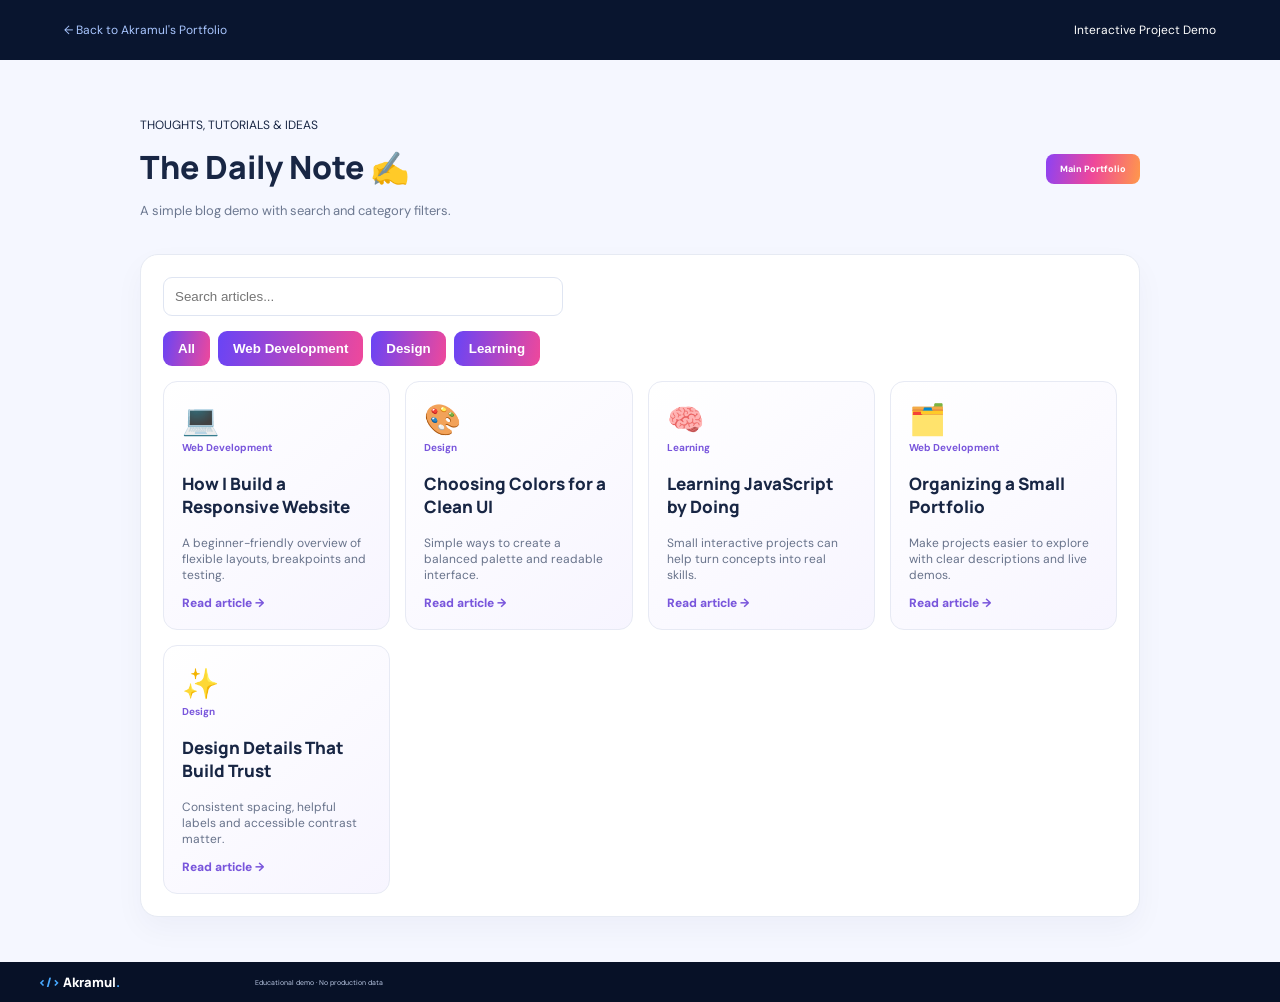
<file: projects/blog/index.html>
<!doctype html><html lang="en"><head><meta charset="utf-8"><meta name="viewport" content="width=device-width,initial-scale=1"><title>The Daily Note | Akramul Hoque Demo</title><link rel="stylesheet" href="../../style.css"><style>
body{background:#f5f7ff}.demo-head{background:#09152f;color:white;padding:22px 5%}.demo-head .wrap{display:flex;justify-content:space-between;align-items:center;gap:18px}.demo-head a{color:#a9c6ff}.demo-main{width:min(1000px,92%);margin:45px auto;min-height:55vh}.demo-card{background:#fff;border:1px solid #e6eaf3;border-radius:18px;padding:22px;box-shadow:0 12px 30px #17244b0a}.demo-title{display:flex;justify-content:space-between;align-items:center;gap:18px;flex-wrap:wrap;margin-bottom:22px}.demo-title h1{font:800 32px Manrope;margin:0}.muted{color:#6c7890;font-size:13px}.demo-btn{border:0;border-radius:9px;background:linear-gradient(100deg,#6844f6,#ef489b);color:white;padding:10px 15px;font-weight:700;cursor:pointer}input,select,textarea{border:1px solid #dfe5f2;border-radius:9px;padding:11px;min-width:0}.article{border:1px solid #e7eaf4;border-radius:14px;padding:18px;background:linear-gradient(140deg,#fff,#f7f5ff)}.article .emoji{font-size:30px}.article small{color:#7956dc;font-weight:700}.article h3{font:800 17px Manrope}.article p{font-size:12px;color:#68738b}</style></head><body><header class="demo-head"><div class="wrap"><a href="../../index.html">← Back to Akramul's Portfolio</a><span>Interactive Project Demo</span></div></header><main class="demo-main"><div class="demo-title"><div><p class="kicker">THOUGHTS, TUTORIALS & IDEAS</p><h1>The Daily Note ✍️</h1><p class="muted">A simple blog demo with search and category filters.</p></div><a class="btn" href="../../index.html">Main Portfolio</a></div><div class="demo-card"><input id="blogSearch" placeholder="Search articles..." style="width:min(100%,400px)"><div style="display:flex;gap:8px;flex-wrap:wrap;margin:15px 0"><button class="demo-btn" data-cat="All">All</button><button class="demo-btn" data-cat="Web Development">Web Development</button><button class="demo-btn" data-cat="Design">Design</button><button class="demo-btn" data-cat="Learning">Learning</button></div><div id="articles" style="display:grid;grid-template-columns:repeat(auto-fit,minmax(220px,1fr));gap:15px"></div></div></main><footer class="footer"><a class="brand" href="../../index.html"><span class="code-mark">&lt;/&gt;</span> Akramul<span class="grad">.</span></a><small>Educational demo · No production data</small></footer><script>const articles=[{title:'How I Build a Responsive Website',cat:'Web Development',emoji:'💻',desc:'A beginner-friendly overview of flexible layouts, breakpoints and testing.'},{title:'Choosing Colors for a Clean UI',cat:'Design',emoji:'🎨',desc:'Simple ways to create a balanced palette and readable interface.'},{title:'Learning JavaScript by Doing',cat:'Learning',emoji:'🧠',desc:'Small interactive projects can help turn concepts into real skills.'},{title:'Organizing a Small Portfolio',cat:'Web Development',emoji:'🗂️',desc:'Make projects easier to explore with clear descriptions and live demos.'},{title:'Design Details That Build Trust',cat:'Design',emoji:'✨',desc:'Consistent spacing, helpful labels and accessible contrast matter.'}];let cat='All';function render(){let q=document.querySelector('#blogSearch').value.toLowerCase();let list=articles.filter(a=>(cat==='All'||a.cat===cat)&&(a.title+' '+a.desc+' '+a.cat).toLowerCase().includes(q));document.querySelector('#articles').innerHTML=list.map(a=>`<article class="article"><div class="emoji">${a.emoji}</div><small>${a.cat}</small><h3>${a.title}</h3><p>${a.desc}</p><a href="#" onclick="alert('This is sample blog content for the portfolio demo.');return false" style="font-weight:800;font-size:12px;color:#7956dc">Read article →</a></article>`).join('')||'<p>No articles match your search.</p>'}document.querySelector('#blogSearch').addEventListener('input',render);document.querySelectorAll('[data-cat]').forEach(b=>b.onclick=()=>{cat=b.dataset.cat;render()});render();</script></body></html>
</file>
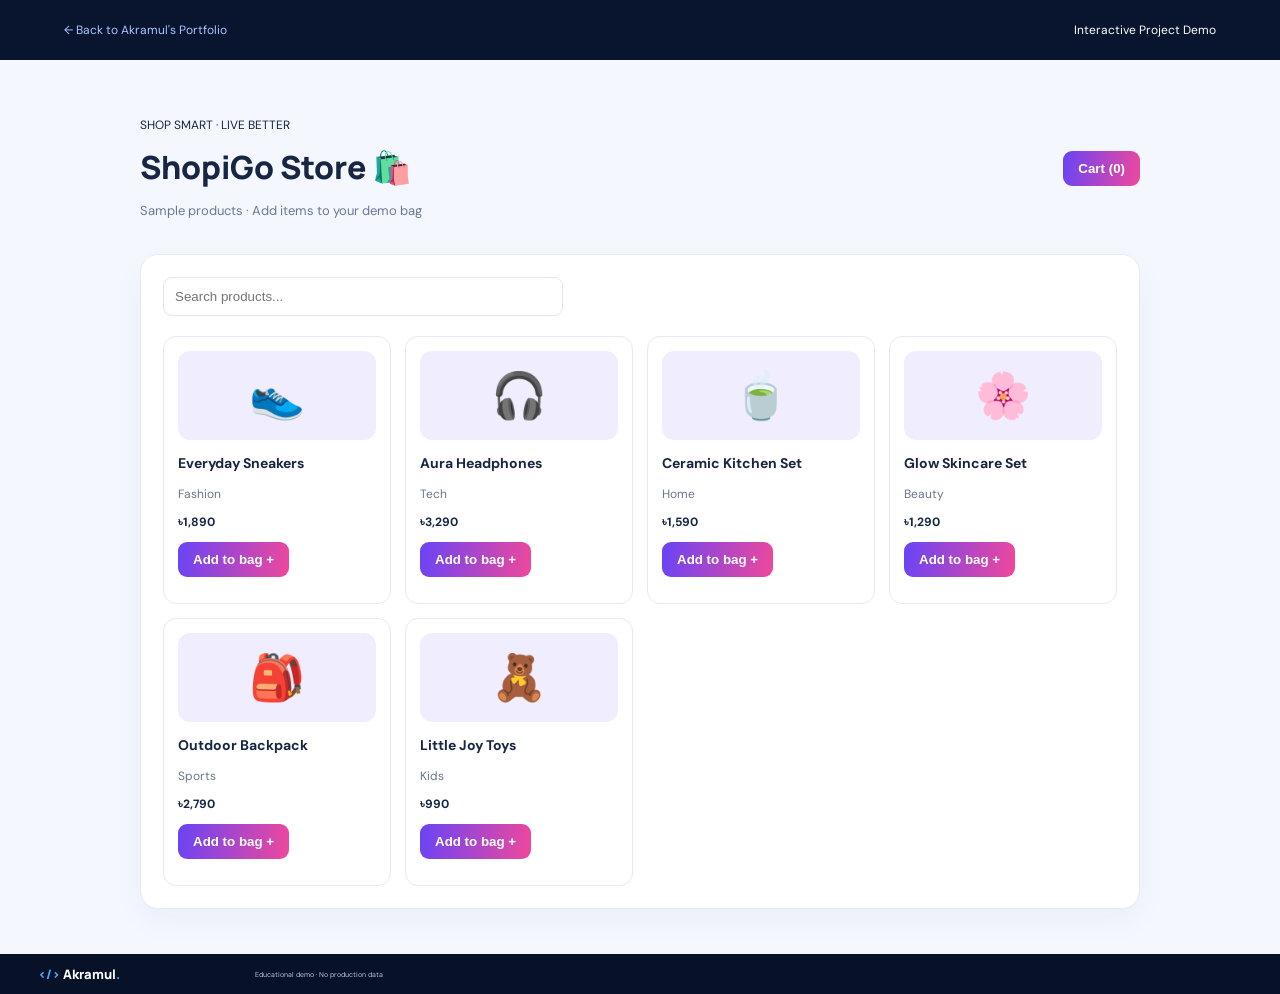
<file: projects/ecommerce/index.html>
<!doctype html><html lang="en"><head><meta charset="utf-8"><meta name="viewport" content="width=device-width,initial-scale=1"><title>ShopiGo E-commerce | Akramul Hoque Demo</title><link rel="stylesheet" href="../../style.css"><style>
body{background:#f5f7ff}.demo-head{background:#09152f;color:white;padding:22px 5%}.demo-head .wrap{display:flex;justify-content:space-between;align-items:center;gap:18px}.demo-head a{color:#a9c6ff}.demo-main{width:min(1000px,92%);margin:45px auto;min-height:55vh}.demo-card{background:#fff;border:1px solid #e6eaf3;border-radius:18px;padding:22px;box-shadow:0 12px 30px #17244b0a}.demo-title{display:flex;justify-content:space-between;align-items:center;gap:18px;flex-wrap:wrap;margin-bottom:22px}.demo-title h1{font:800 32px Manrope;margin:0}.muted{color:#6c7890;font-size:13px}.demo-btn{border:0;border-radius:9px;background:linear-gradient(100deg,#6844f6,#ef489b);color:white;padding:10px 15px;font-weight:700;cursor:pointer}input,select,textarea{border:1px solid #dfe5f2;border-radius:9px;padding:11px;min-width:0}.pitem{border:1px solid #e5e9f5;border-radius:13px;padding:14px;background:#fff}.pemoji{font-size:45px;background:#f0edff;border-radius:12px;text-align:center;padding:15px}.pitem h3{font-size:14px}.pitem p{font-size:12px;color:#69758c}</style></head><body><header class="demo-head"><div class="wrap"><a href="../../index.html">← Back to Akramul's Portfolio</a><span>Interactive Project Demo</span></div></header><main class="demo-main"><div class="demo-title"><div><p class="kicker">SHOP SMART · LIVE BETTER</p><h1>ShopiGo Store 🛍️</h1><p class="muted">Sample products · Add items to your demo bag</p></div><button class="demo-btn" id="showCart">Cart (<span id="count">0</span>)</button></div><div class="demo-card"><input id="search" placeholder="Search products..." style="width:min(100%,400px)"><div id="products" style="display:grid;grid-template-columns:repeat(auto-fit,minmax(190px,1fr));gap:14px;margin-top:20px"></div></div><div class="demo-card" id="cartBox" style="margin-top:20px;display:none"><h2>Your demo bag</h2><div id="cartList"></div><b id="total"></b><p class="muted">No real payment is processed.</p></div></main><footer class="footer"><a class="brand" href="../../index.html"><span class="code-mark">&lt;/&gt;</span> Akramul<span class="grad">.</span></a><small>Educational demo · No production data</small></footer><script>const data=[['Everyday Sneakers','Fashion','👟',1890],['Aura Headphones','Tech','🎧',3290],['Ceramic Kitchen Set','Home','🍵',1590],['Glow Skincare Set','Beauty','🌸',1290],['Outdoor Backpack','Sports','🎒',2790],['Little Joy Toys','Kids','🧸',990]];let cart=[];const products=document.querySelector('#products');function render(){let q=document.querySelector('#search').value.toLowerCase();products.innerHTML=data.filter(p=>p[0].toLowerCase().includes(q)||p[1].toLowerCase().includes(q)).map((p,i)=>`<article class="pitem"><div class="pemoji">${p[2]}</div><h3>${p[0]}</h3><p>${p[1]}</p><b>৳${p[3].toLocaleString()}</b><p><button class="demo-btn" onclick="addItem(${data.indexOf(p)})">Add to bag +</button></p></article>`).join('')||'<p>No products found.</p>'}function addItem(i){cart.push(data[i]);document.querySelector('#count').textContent=cart.length;renderCart()}function renderCart(){document.querySelector('#cartList').innerHTML=cart.map(p=>`<p>${p[2]} ${p[0]} — ৳${p[3].toLocaleString()}</p>`).join('')||'Your bag is empty';document.querySelector('#total').textContent='Total: ৳'+cart.reduce((s,p)=>s+p[3],0).toLocaleString()}document.querySelector('#search').addEventListener('input',render);document.querySelector('#showCart').onclick=()=>{let b=document.querySelector('#cartBox');b.style.display=b.style.display==='none'?'block':'none';renderCart()};render();</script></body></html>
</file>
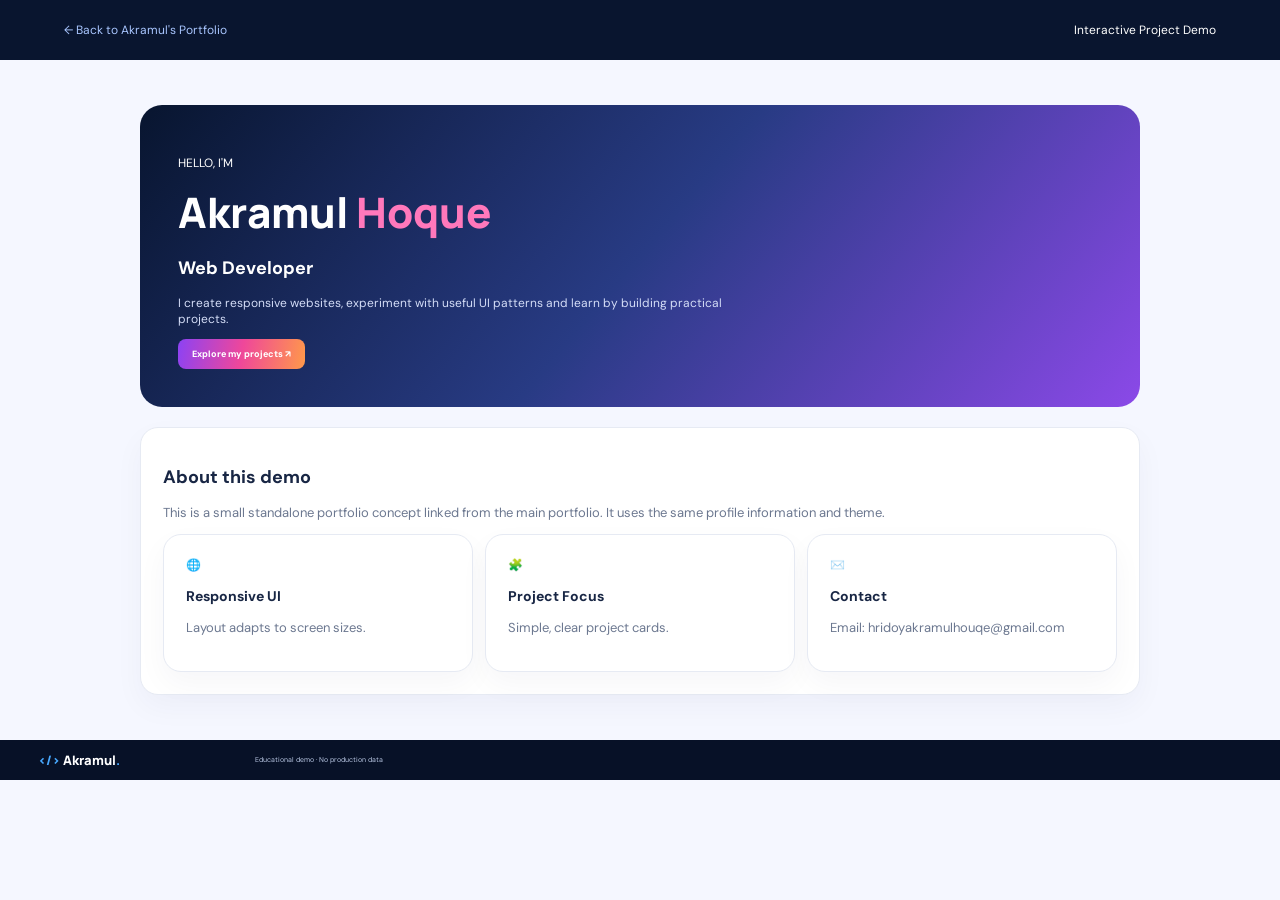
<file: projects/portfolio-demo/index.html>
<!doctype html><html lang="en"><head><meta charset="utf-8"><meta name="viewport" content="width=device-width,initial-scale=1"><title>Portfolio Mini Demo | Akramul Hoque Demo</title><link rel="stylesheet" href="../../style.css"><style>
body{background:#f5f7ff}.demo-head{background:#09152f;color:white;padding:22px 5%}.demo-head .wrap{display:flex;justify-content:space-between;align-items:center;gap:18px}.demo-head a{color:#a9c6ff}.demo-main{width:min(1000px,92%);margin:45px auto;min-height:55vh}.demo-card{background:#fff;border:1px solid #e6eaf3;border-radius:18px;padding:22px;box-shadow:0 12px 30px #17244b0a}.demo-title{display:flex;justify-content:space-between;align-items:center;gap:18px;flex-wrap:wrap;margin-bottom:22px}.demo-title h1{font:800 32px Manrope;margin:0}.muted{color:#6c7890;font-size:13px}.demo-btn{border:0;border-radius:9px;background:linear-gradient(100deg,#6844f6,#ef489b);color:white;padding:10px 15px;font-weight:700;cursor:pointer}input,select,textarea{border:1px solid #dfe5f2;border-radius:9px;padding:11px;min-width:0}</style></head><body><header class="demo-head"><div class="wrap"><a href="../../index.html">← Back to Akramul's Portfolio</a><span>Interactive Project Demo</span></div></header><main class="demo-main"><div style="background:linear-gradient(130deg,#08152f,#283b84,#8b49e8);color:#fff;padding:38px;border-radius:22px"><p class="kicker">HELLO, I'M</p><h1 style="font:800 42px Manrope;margin:0">Akramul <span style="color:#ff78bb">Hoque</span></h1><h2>Web Developer</h2><p style="max-width:560px;color:#d4ddf7">I create responsive websites, experiment with useful UI patterns and learn by building practical projects.</p><a class="btn" href="../../index.html#projects">Explore my projects ↗</a></div><div class="demo-card" style="margin-top:20px"><h2>About this demo</h2><p class="muted">This is a small standalone portfolio concept linked from the main portfolio. It uses the same profile information and theme.</p><div style="display:grid;grid-template-columns:repeat(auto-fit,minmax(160px,1fr));gap:12px"><div class="demo-card">🌐<h3>Responsive UI</h3><p class="muted">Layout adapts to screen sizes.</p></div><div class="demo-card">🧩<h3>Project Focus</h3><p class="muted">Simple, clear project cards.</p></div><div class="demo-card">✉️<h3>Contact</h3><p class="muted">Email: hridoyakramulhouqe@gmail.com</p></div></div></div></main><footer class="footer"><a class="brand" href="../../index.html"><span class="code-mark">&lt;/&gt;</span> Akramul<span class="grad">.</span></a><small>Educational demo · No production data</small></footer><script></script></body></html>
</file>
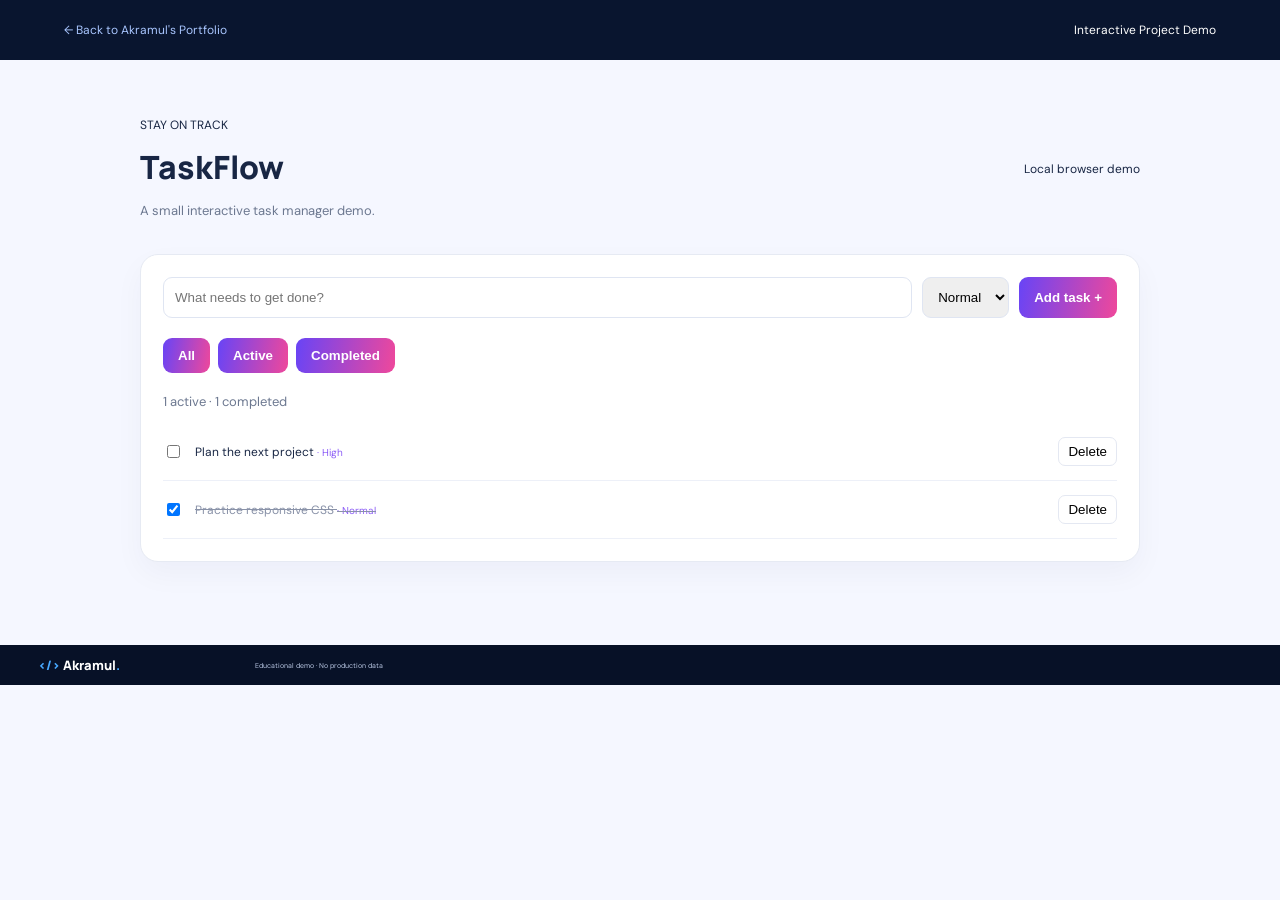
<file: projects/task-manager/index.html>
<!doctype html><html lang="en"><head><meta charset="utf-8"><meta name="viewport" content="width=device-width,initial-scale=1"><title>TaskFlow | Akramul Hoque Demo</title><link rel="stylesheet" href="../../style.css"><style>
body{background:#f5f7ff}.demo-head{background:#09152f;color:white;padding:22px 5%}.demo-head .wrap{display:flex;justify-content:space-between;align-items:center;gap:18px}.demo-head a{color:#a9c6ff}.demo-main{width:min(1000px,92%);margin:45px auto;min-height:55vh}.demo-card{background:#fff;border:1px solid #e6eaf3;border-radius:18px;padding:22px;box-shadow:0 12px 30px #17244b0a}.demo-title{display:flex;justify-content:space-between;align-items:center;gap:18px;flex-wrap:wrap;margin-bottom:22px}.demo-title h1{font:800 32px Manrope;margin:0}.muted{color:#6c7890;font-size:13px}.demo-btn{border:0;border-radius:9px;background:linear-gradient(100deg,#6844f6,#ef489b);color:white;padding:10px 15px;font-weight:700;cursor:pointer}input,select,textarea{border:1px solid #dfe5f2;border-radius:9px;padding:11px;min-width:0}.taskrow{display:flex;align-items:center;gap:12px;padding:14px 0;border-bottom:1px solid #edf0f8}.taskrow span{flex:1}.taskrow.done span{text-decoration:line-through;color:#8992a8}.taskrow button{border:1px solid #e4e8f2;background:#fff;border-radius:7px;padding:6px 9px;cursor:pointer}</style></head><body><header class="demo-head"><div class="wrap"><a href="../../index.html">← Back to Akramul's Portfolio</a><span>Interactive Project Demo</span></div></header><main class="demo-main"><div class="demo-title"><div><p class="kicker">STAY ON TRACK</p><h1>TaskFlow</h1><p class="muted">A small interactive task manager demo.</p></div><span class="pill">Local browser demo</span></div><div class="demo-card"><form id="taskForm" style="display:flex;gap:10px;flex-wrap:wrap"><input id="taskInput" required placeholder="What needs to get done?" style="flex:1"><select id="priority"><option>Normal</option><option>High</option><option>Low</option></select><button class="demo-btn">Add task +</button></form><div style="display:flex;gap:8px;margin:20px 0;flex-wrap:wrap"><button class="demo-btn" data-filter="All">All</button><button class="demo-btn" data-filter="Active">Active</button><button class="demo-btn" data-filter="Done">Completed</button></div><p class="muted" id="taskStats"></p><div id="taskList"></div></div></main><footer class="footer"><a class="brand" href="../../index.html"><span class="code-mark">&lt;/&gt;</span> Akramul<span class="grad">.</span></a><small>Educational demo · No production data</small></footer><script>let tasks=[{text:'Plan the next project',priority:'High',done:false},{text:'Practice responsive CSS',priority:'Normal',done:true}];let filter='All';function render(){let shown=tasks.map((t,i)=>({...t,i})).filter(t=>filter==='All'||(filter==='Done'?t.done:!t.done));document.querySelector('#taskStats').textContent=`${tasks.filter(t=>!t.done).length} active · ${tasks.filter(t=>t.done).length} completed`;document.querySelector('#taskList').innerHTML=shown.map(t=>`<div class="taskrow ${t.done?'done':''}"><input type="checkbox" ${t.done?'checked':''} onchange="toggleTask(${t.i})"><span>${t.text} <small style="color:#8b5cf6">· ${t.priority}</small></span><button onclick="deleteTask(${t.i})">Delete</button></div>`).join('')||'<p class="muted">No tasks in this view.</p>'}function toggleTask(i){tasks[i].done=!tasks[i].done;render()}function deleteTask(i){tasks.splice(i,1);render()}document.querySelector('#taskForm').onsubmit=e=>{e.preventDefault();tasks.unshift({text:document.querySelector('#taskInput').value.trim(),priority:document.querySelector('#priority').value,done:false});document.querySelector('#taskInput').value='';render()};document.querySelectorAll('[data-filter]').forEach(b=>b.onclick=()=>{filter=b.dataset.filter;render()});render();</script></body></html>
</file>
<file: style.css>
@import url('https://fonts.googleapis.com/css2?family=DM+Sans:wght@400;500;600;700;800&family=Manrope:wght@400;500;600;700;800&display=swap');

:root {
    --navy: #08152f;
    --ink: #182644;
    --muted: #64718a;
    --blue: #2879f4;
    --purple: #8b4df3;
    --pink: #f0449b;
    --line: #e7ebf4;
    --pale: #f4f7ff
}

* {
    box-sizing: border-box
}

html {
    scroll-behavior: smooth;
    scroll-padding-top: 70px
}

body {
    margin: 0;
    font-family: 'DM Sans', sans-serif;
    color: var(--ink);
    font-size: 12px
}

a {
    text-decoration: none;
    color: inherit
}

/* Centered Navigation */
.nav {
    height: 42px;
    background: #08152ff7;
    color: white;
    display: flex;
    align-items: center;
    justify-content: space-between;
    padding: 0 max(calc((100% - 770px)/2), 5%);
    gap: 24px;
    position: sticky;
    top: 0;
    z-index: 10;
    border-bottom: 1px solid #ffffff15
}

.brand {
    position: absolute;
    left: 3%;
    font: 800 18px Manrope, sans-serif;
    white-space: nowrap;
}

.brand span {
    color: #48a9ff;
}

.nav nav {
    width: 100%;
    max-width: 950px;
    display: flex;
    justify-content: center;
    align-items: center;
    flex-wrap: wrap;
    gap: 5px 15px;
}

.nav nav a {
    font-size: 11px;
    color: #dce5f9;
    padding: 8px 2px;
    white-space: nowrap;
    border-bottom: 2px solid transparent;
    transition: .25s ease;
}

.nav nav a:hover,
.nav nav a.active {
    border-color: #4ba8ff;
    color: #fff;
}

.download {
    position: absolute;
    right: 3%;
    font-size: 10px;
    font-weight: 800;
    background: linear-gradient(100deg, #8b43f4, #3586ff);
    padding: 9px 13px;
    border-radius: 7px;
    white-space: nowrap;
}

#menu {
    display: none;
    background: none;
    border: 0;
    color: white;
    font-size: 22px;
    cursor: pointer;
} {
    border-color: #4ba8ff;
    color: #fff
}

.download {
    font-size: 9px;
    font-weight: 800;
    background: linear-gradient(100deg, #8b43f4, #3586ff);
    padding: 7px 12px;
    border-radius: 7px;
    white-space: nowrap
}

#menu {
    display: none;
    background: none;
    border: 0;
    color: white;
    font-size: 19px
}

.hero {
    height: 280px;
    background: radial-gradient(ellipse at 75% 60%, #152956, #091630 54%, #071229);
    color: white;
    display: grid;
    grid-template-columns: 1fr 1fr;
    padding: 0 max(calc((100% - 770px)/2), 5%);
    position: relative;
    overflow: hidden
}

.hero:before {
    content: "";
    position: absolute;
    width: 140px;
    height: 230px;
    left: -85px;
    top: 70px;
    border-radius: 50%;
    background: linear-gradient(#1355ff, #cf34c8);
    filter: blur(20px);
    opacity: .6
}

.hero-copy {
    padding-top: 42px;
    position: relative;
    z-index: 2
}

.eyebrow {
    font-size: 10px;
    letter-spacing: 2px;
    color: #76d7ff;
    font-weight: 800
}

.hero h1 {
    font: 800 36px/1.15 Manrope;
    margin: 5px 0 0;
    letter-spacing: -1.5px
}

.hero h1 span {
    background: linear-gradient(90deg, #3a9cff, #a84cff);
    color: transparent;
    background-clip: text
}

.hero h2 {
    font: 800 16px Manrope;
    margin: 3px 0 7px
}

.hero h2:after {
    content: "";
}

.hero-copy>p {
    font-size: 10px;
    line-height: 1.7;
    color: #d4def3;
    max-width: 280px;
    margin: 8px 0 12px
}

.actions {
    display: flex;
    gap: 10px
}

.btn {
    border: 0;
    background: linear-gradient(100deg, #8c42f4, #ef479a, #ff994a);
    color: #fff;
    border-radius: 8px;
    padding: 9px 14px;
    font-size: 9px;
    font-weight: 800;
    cursor: pointer;
    display: inline-flex;
    justify-content: center;
    align-items: center
}

.outline {
    background: transparent;
    border: 1px solid #9eafd0
}

.social {
    display: flex;
    gap: 8px;
    margin-top: 13px
}

.social a {
    display: grid;
    place-items: center;
    width: 20px;
    height: 20px;
    border-radius: 50%;
    background: #ffffff20;
    color: #fff;
    font-size: 10px;
    font-weight: 800
}

.hero-visual {
    position: relative;
    overflow: visible
}

.paint {
    position: absolute;
    left: 23%;
    top: 20px;
    width: 240px;
    height: 235px;
    border-radius: 38% 50% 35% 48%;
    background: linear-gradient(140deg, #05c6f4 5%, #7852ff 48%, #f147a0 72%, #ffb23f);
    transform: rotate(-5deg)
}

.hero-photo {
    position: absolute;
    z-index: 2;
    width: 270px;
    height: 270px;
    object-fit: contain;
    object-position: center bottom;
    bottom: -6px;
    left: 22%;
    filter: drop-shadow(0 7px 10px #0003)
}

.handwriting {
    position: absolute;
    z-index: 3;
    right: -3px;
    top: 78px;
    font: italic 15px cursive;
    line-height: 1.45;
    transform: rotate(-9deg);
    text-shadow: 0 2px 5px #071229
}

.handwriting span {
    color: #ff4e9d
}

.floating {
    position: absolute;
    z-index: 4;
    left: 25%;
    top: 176px;
    font-size: 15px;
    font-weight: 800
}

.spark {
    position: absolute;
    color: #65d8ff;
    font-size: 22px;
    z-index: 4
}

.s1 {
    left: 15%;
    top: 85px
}

.s2 {
    right: 17%;
    bottom: 43px
}

.about {
    min-height: 205px;
    display: grid;
    grid-template-columns: 145px 1fr 220px;
    gap: 22px;
    align-items: center;
    padding: 20px max(calc((100% - 770px)/2), 5%);
    background: #fff
}

.about-pic {
    height: 165px;
    position: relative;
    display: grid;
    place-items: center;
    background: linear-gradient(135deg, #f3f7ff, #fff);
    border-radius: 13px;
    overflow: hidden
}

.pic-bg {
    position: absolute;
    width: 125px;
    height: 145px;
    border-radius: 25px;
    background: linear-gradient(140deg, #2cccf4, #b04cff, #ff8b8c);
    top: 12px
}

.about-pic img {
    position: relative;
    z-index: 1;
    width: 165px;
    height: 165px;
    object-fit: contain;
    object-position: center bottom
}

.about-text h2,
.skills h2,
.projects h2,
.journey h2,
.services h2 {
    font: 800 21px Manrope;
    margin: 0 0 8px;
    letter-spacing: -.5px
}

.about-text h2 span,
.skills h2 span,
.projects h2 span,
.journey h2 span,
.services h2 span {
    background: linear-gradient(90deg, #2879f4, #9b4af2, #ee4b9c);
    color: transparent;
    background-clip: text
}

.about-text>p {
    font-size: 10px;
    line-height: 1.65;
    color: #536079;
    margin: 0 0 7px
}

.facts {
    display: flex;
    gap: 14px;
    margin-top: 15px
}

.facts>div {
    display: flex;
    gap: 7px;
    align-items: center;
    color: #335dbe;
    font-size: 12px
}

.facts span {
    font-size: 8px;
    color: #293854;
    display: flex;
    flex-direction: column;
    overflow-wrap: anywhere
}

.facts small {
    font-size: 8px;
    color: #79849b
}

.highlights {
    border-left: 1px solid #edf0f6;
    padding-left: 22px;
    display: grid;
    gap: 13px
}

.highlight {
    display: flex;
    gap: 10px;
    align-items: flex-start
}

.emoji {
    font-size: 19px
}

.highlight strong,
.highlight small {
    display: block
}

.highlight strong {
    font-size: 10px
}

.highlight small {
    font-size: 8px;
    line-height: 1.5;
    color: #637089
}

.skills {
    min-height: 180px;
    background: #f3f6ff;
    display: grid;
    grid-template-columns: 250px 1fr;
    gap: 28px;
    padding: 20px max(calc((100% - 770px)/2), 5%);
    align-items: center
}

.skill-intro p {
    font-size: 10px;
    color: #56647d;
    line-height: 1.6;
    max-width: 190px;
    margin: 0 0 12px
}

.blue-btn {
    display: inline-block;
    background: #2879f4;
    color: white;
    padding: 8px 14px;
    border-radius: 7px;
    font-size: 9px;
    font-weight: 800
}

.skill-grid {
    display: grid;
    grid-template-columns: 1fr 1fr;
    gap: 17px 25px
}

.skill {
    display: flex;
    align-items: center;
    gap: 9px;
    min-width: 0
}

.skill-icon {
    width: 23px;
    height: 23px;
    border-radius: 5px;
    display: grid;
    place-items: center;
    color: #fff;
    font-size: 12px;
    flex-shrink: 0
}

.orange {
    background: #f26b45
}

.purple {
    background: #9849e9
}

.blue {
    background: #237ce7
}

.cyan {
    background: #23b8cb
}

.yellow {
    background: #e6bb21
}

.green {
    background: #22b97a
}

.skill-info {
    flex: 1;
    min-width: 0
}

.skill-info strong {
    font-size: 9px;
    display: block;
    margin-bottom: 6px
}

.skill small {
    font-size: 8px;
    color: #69758c
}

.bar {
    height: 4px;
    background: #dfe5f1;
    border-radius: 8px;
    overflow: hidden
}

.bar i {
    height: 100%;
    display: block;
    border-radius: 8px;
    background: linear-gradient(90deg, #377cf5, #8a4df2)
}

.bar .orange-fill {
    background: linear-gradient(90deg, #ffb13f, #f47b43)
}

.bar .pink-fill {
    background: linear-gradient(90deg, #2ac9dc, #e34eab)
}

.bar .green-fill {
    background: linear-gradient(90deg, #26c6aa, #39d69b)
}

.section {
    padding: 20px max(calc((100% - 770px)/2), 5%)
}

.projects {
    padding-top: 18px;
    padding-bottom: 18px
}

.section-heading {
    display: flex;
    justify-content: space-between;
    align-items: end;
    margin-bottom: 12px
}

.section-heading h2 {
    margin-bottom: 3px
}

.section-heading p {
    font-size: 9px;
    color: #6c7890;
    margin: 0
}

.section-heading>a {
    font-size: 8px;
    color: #8b4be9
}

.project-grid {
    display: grid;
    grid-template-columns: repeat(4, 1fr);
    gap: 14px
}

.project {
    border: 1px solid #e7eaf2;
    border-radius: 8px;
    overflow: hidden;
    background: #fff;
    box-shadow: 0 4px 12px #15254a06
}

.thumb {
    height: 91px;
    display: block;
    position: relative;
    overflow: hidden
}

.ecommerce {
    background: radial-gradient(circle at 75% 45%, #3d52a7, #09172d 60%);
    color: white;
    padding: 18px 12px
}

.thumb-brand {
    font-size: 12px;
    line-height: 1.1;
    font-weight: 800
}

.thumb-brand b {
    font-size: 8px;
    color: #7ce5ff
}

.product-emoji {
    position: absolute;
    right: 25px;
    top: 14px;
    font-size: 42px;
    filter: drop-shadow(0 5px 6px #0006)
}

.ecommerce>small {
    position: absolute;
    bottom: 9px;
    left: 12px;
    color: #77dcff;
    font-size: 6px;
    letter-spacing: 1px
}

.tasks {
    background: linear-gradient(135deg, #d8e7ff, #e4d9ff);
    display: grid;
    place-items: center
}

.task-preview {
    width: 68%;
    background: white;
    padding: 8px;
    border-radius: 5px;
    box-shadow: 0 5px 14px #17234b24;
    font-size: 7px
}

.task-preview b {
    font-size: 9px
}

.task-preview p {
    background: #f4f6ff;
    margin: 4px 0;
    padding: 3px
}

.portfolio {
    background: linear-gradient(130deg, #06152e, #293e80, #8143e4);
    color: white;
    padding: 14px
}

.mini-code {
    display: block;
    color: #7fdcff;
    font-size: 14px
}

.portfolio>b {
    display: block;
    font-size: 12px;
    margin-top: 4px
}

.portfolio>small {
    font-size: 8px;
    color: #b7c8ff
}

.mini-pill {
    display: block;
    margin-top: 7px;
    font-size: 7px;
    background: #7444ed;
    padding: 3px 6px;
    border-radius: 5px;
    width: max-content
}

.blog {
    background: linear-gradient(130deg, #f9e7dd, #e8dcff);
    display: grid;
    place-items: center
}

.blog-preview {
    width: 80%;
    height: 76%;
    background: white;
    padding: 8px;
    border-radius: 4px;
    color: #26344e
}

.blog-preview small {
    display: block;
    font-size: 5px;
    color: #8755db;
    letter-spacing: 1px
}

.blog-preview b {
    display: block;
    font-size: 10px;
    margin: 5px 0
}

.blog-preview div {
    font-size: 15px;
    background: #f4f4ff
}

.blog-preview p {
    font-size: 7px
}

.project-body {
    padding: 8px
}

.project-body h3 {
    font: 800 10px Manrope;
    margin: 0 0 4px
}

.project-body p {
    font-size: 8px;
    color: #69758b;
    line-height: 1.5;
    min-height: 28px;
    margin: 0 0 7px
}

.tags {
    display: flex;
    gap: 4px;
    margin-bottom: 9px
}

.tags span {
    background: #f1f5ff;
    color: #6170a1;
    padding: 3px 5px;
    border-radius: 4px;
    font-size: 6px
}

.project-buttons {
    display: flex;
    gap: 5px
}

.live,
.code {
    font-size: 7px;
    font-weight: 800;
    border-radius: 5px;
    padding: 6px 7px;
    text-align: center;
    flex: 1
}

.live {
    color: white;
    background: #2879f4
}

.code {
    border: 1px solid #d9deea
}

.journey {
    background: #f3f6ff;
    padding: 23px max(calc((100% - 770px)/2), 5%)
}

.journey-inner {
    display: grid;
    grid-template-columns: 1fr 180px;
    gap: 35px;
    align-items: center
}

.journey h2 {
    font-size: 18px
}

.timeline {
    border-left: 2px solid #b4c8fa;
    padding-left: 18px;
    margin: 15px 0 0 5px
}

.timeline>div {
    position: relative;
    margin-bottom: 12px
}

.timeline>div:before {
    content: "";
    position: absolute;
    left: -23px;
    top: 4px;
    width: 7px;
    height: 7px;
    background: #3976e8;
    border-radius: 50%
}

.timeline b,
.timeline small {
    display: block
}

.timeline b {
    font-size: 9px
}

.timeline small {
    font-size: 7px;
    color: #687995
}

.timeline p {
    font-size: 8px;
    color: #64718a;
    margin: 3px 0
}

.journey blockquote {
    background: #e7f0ff;
    border-radius: 12px;
    padding: 20px;
    margin: 0;
    color: #20345c;
    font: 700 11px/1.6 Manrope
}

.journey blockquote span {
    display: block;
    font-size: 34px;
    color: #8750f0;
    line-height: .8
}

.journey blockquote small {
    display: block;
    font: 8px 'DM Sans';
    color: #75829b;
    margin-top: 10px
}

.services {
    padding-top: 20px;
    padding-bottom: 24px
}

.services h2 {
    font-size: 18px;
    margin-bottom: 2px
}

.sub {
    font-size: 8px;
    color: #718099;
    margin: 0 0 12px
}

.service-grid {
    display: grid;
    grid-template-columns: repeat(5, 1fr);
    gap: 10px
}

.service-grid article {
    border: 1px solid #edf0f5;
    box-shadow: 0 3px 12px #14224b08;
    border-radius: 8px;
    padding: 12px
}

.service-grid b {
    display: grid;
    place-items: center;
    width: 25px;
    height: 25px;
    border-radius: 8px;
    background: linear-gradient(135deg, #c9f1ff, #f1d9ff);
    color: #2676e6;
    font-size: 13px;
    margin-bottom: 8px
}

.service-grid strong,
.service-grid small {
    display: block
}

.service-grid strong {
    font-size: 8px
}

.service-grid small {
    font-size: 7px;
    color: #69758b;
    margin-top: 5px
}

.contact {
    background: radial-gradient(ellipse at 0 100%, #442ac9, transparent 35%), radial-gradient(ellipse at 100% 10%, #9e237e, transparent 30%), #08152f;
    color: white;
    padding: 24px max(calc((100% - 770px)/2), 5%);
    position: relative;
    overflow: hidden
}

.contact-inner {
    display: grid;
    grid-template-columns: 1fr 1.35fr .7fr;
    gap: 20px;
    align-items: start
}

.contact-info h2 {
    font: 800 16px Manrope;
    margin: 0 0 7px
}

.contact-info>p {
    font-size: 8px;
    line-height: 1.6;
    color: #bdc9e2
}

.contact-info>div {
    display: flex;
    gap: 8px;
    align-items: center;
    margin-top: 10px;
    font-size: 11px;
    color: #bd9aff
}

.contact-info span small,
.contact-info span a {
    display: block
}

.contact-info span small {
    font-size: 7px;
    color: #9caed0
}

.contact-info span a {
    font-size: 8px;
    color: white;
    overflow-wrap: anywhere
}

.contact form {
    background: #0e2043;
    border: 1px solid #ffffff1c;
    border-radius: 8px;
    padding: 10px;
    display: grid;
    grid-template-columns: 1fr 1fr;
    gap: 8px
}

.contact label {
    font-size: 7px;
    color: #d4def1;
    display: flex;
    flex-direction: column;
    gap: 4px
}

.contact input,
.contact select,
.contact textarea {
    width: 100%;
    border: 1px solid #263a60;
    border-radius: 4px;
    background: #0a1935;
    color: white;
    padding: 8px;
    font-size: 8px;
    min-width: 0
}

.contact textarea {
    resize: vertical
}

.contact form .btn {
    grid-column: 1/-1;
    justify-self: start;
    padding: 7px 13px;
    font-size: 8px
}

.contact form>small {
    grid-column: 1/-1;
    color: #93a8ce;
    font-size: 6px
}

.follow>b {
    font-size: 10px
}

.follow .social {
    margin-top: 10px
}

.follow .social a {
    width: 16px;
    height: 16px;
    font-size: 8px
}

.follow>p {
    font: italic 15px cursive;
    transform: rotate(-8deg);
    border: 1px solid #819ce7;
    border-radius: 50%;
    padding: 14px 8px;
    text-align: center;
    width: 100px;
    margin: 28px auto 0
}

footer {
    min-height: 40px;
    background: #071127;
    color: #bac8e4;
    display: flex;
    align-items: center;
    justify-content: space-between;
    padding: 10px max(calc((100% - 770px)/2), 5%);
    gap: 15px
}

footer .brand {
    font-size: 13px;
    color: white
}

footer nav {
    display: flex;
    gap: 13px
}

footer nav a,
footer small {
    font-size: 7px
}

.top {
    background: #8a49f3;
    border-radius: 50%;
    width: 22px;
    height: 22px;
    display: grid;
    place-items: center;
    color: white
}

@media(min-width:1200px) {
    .hero {
        height: 280px
    }
}

@media(max-width:760px) {
   /* Responsive Navigation */
@media (max-width: 900px) {

    .nav {
        min-height: 60px;
        justify-content: space-between;
        padding: 10px 5%;
    }

    .brand {
        position: static;
    }

    #menu {
        display: block;
        margin-left: auto;
    }

    .download {
        display: none;
    }

    .nav nav {
        display: none;
        position: absolute;
        top: 100%;
        left: 0;
        right: 0;
        width: 100%;
        max-width: none;
        height: auto;
        background: #08152f;
        padding: 18px 5%;
        flex-direction: column;
        align-items: center;
        gap: 12px;
        border-top: 1px solid #ffffff20;
    }

    .nav nav.open {
        display: flex;
    }

    .nav nav a {
        font-size: 13px;
        padding: 7px;
    }
}

    .hero {
        padding: 0 5%;
        grid-template-columns: 1fr 1fr
    }

    .hero h1 {
        font-size: 29px
    }

    .hero-copy>p {
        max-width: 230px
    }

    .hero-visual {
        min-width: 0
    }

    .hero-photo {
        left: 0;
        width: 230px;
        height: 250px
    }

    .paint {
        left: 0;
        width: 210px;
        height: 220px
    }

    .handwriting {
        right: -10px;
        font-size: 12px
    }

    .about {
        grid-template-columns: 110px 1fr;
        gap: 16px;
        padding: 20px 5%
    }

    .about-pic {
        height: 140px
    }

    .about-pic img {
        width: 140px;
        height: 140px
    }

    .highlights {
        grid-column: 1/-1;
        border: 0;
        padding: 0;
        grid-template-columns: repeat(3, 1fr);
        gap: 8px
    }

    .highlight {
        gap: 5px
    }

    .highlight small {
        font-size: 7px
    }

    .skills {
        grid-template-columns: 1fr;
        padding: 22px 5%;
        gap: 20px
    }

    .skill-intro p {
        max-width: 100%
    }

    .section,
    .journey,
    .contact {
        padding-left: 5%;
        padding-right: 5%
    }

    .project-grid {
        grid-template-columns: repeat(2, 1fr)
    }

    .journey-inner {
        grid-template-columns: 1fr 150px;
        gap: 15px
    }

    .service-grid {
        grid-template-columns: repeat(3, 1fr)
    }

    .contact-inner {
        grid-template-columns: 1fr 1.3fr
    }

    .follow {
        grid-column: 1/-1;
        display: flex;
        align-items: center;
        gap: 15px
    }

    .follow>p {
        margin: 0 0 0 auto
    }

    .follow .social {
        margin: 0
    }

    footer nav {
        gap: 8px
    }
}

@media(max-width:480px) {
    .download {
        display: none
    }

    .hero {
        height: auto;
        min-height: 440px;
        grid-template-columns: 1fr;
        padding-top: 25px
    }

    .hero-copy {
        padding-top: 0
    }

    .hero-visual {
        height: 230px;
        width: 100%
    }

    .hero-photo {
        height: 230px;
        width: 220px;
        left: 12%;
        bottom: -5px
    }

    .paint {
        height: 195px;
        width: 205px;
        left: 13%;
        top: 10px
    }

    .handwriting {
        right: 8%;
        top: 45px
    }

    .floating {
        left: 18%;
        top: 110px
    }

    .about {
        grid-template-columns: 95px 1fr;
        gap: 12px
    }

    .about-pic {
        height: 125px
    }

    .about-pic img {
        width: 125px;
        height: 125px
    }

    .about-text h2 {
        font-size: 19px
    }

    .facts {
        flex-direction: column;
        gap: 6px
    }

    .highlights {
        grid-template-columns: 1fr
    }

    .highlight {
        align-items: center
    }

    .skills {
        min-height: 0
    }

    .skill-grid {
        grid-template-columns: 1fr;
        gap: 12px
    }

    .project-grid {
        grid-template-columns: 1fr 1fr;
        gap: 8px
    }

    .thumb {
        height: 80px
    }

    .project-body {
        padding: 7px
    }

    .project-body p {
        min-height: 48px
    }

    .project-buttons {
        flex-direction: column
    }

    .journey-inner {
        grid-template-columns: 1fr
    }

    .journey blockquote {
        max-width: 100%
    }

    .service-grid {
        grid-template-columns: repeat(2, 1fr)
    }

    .contact-inner {
        grid-template-columns: 1fr
    }

    .contact form {
        grid-template-columns: 1fr
    }

    .contact form .btn,
    .contact form>small {
        grid-column: auto
    }

    .follow {
        grid-column: auto
    }

    footer {
        flex-wrap: wrap;
        justify-content: center
    }

    footer nav {
        width: 100%;
        justify-content: center;
        flex-wrap: wrap;
        order: 3
    }

    footer small {
        order: 4
    }
}

/* Education + Learning Experience */
.journey-inner {
  display: grid;
  grid-template-columns: 1fr 1fr;
  gap: 35px;
  align-items: start;
}

.education-column,
.experience-column {
  min-width: 0;
}

.education-column h2,
.experience-column h2 {
  font: 800 18px Manrope, sans-serif;
  margin: 0 0 12px;
}

.education-column h2 span,
.experience-column h2 span {
  background: linear-gradient(
    90deg,
    #2879f4,
    #9b4af2,
    #ee4b9c
  );
  color: transparent;
  background-clip: text;
}

.journey .timeline {
  margin-top: 12px;
}

.journey .timeline > div {
  margin-bottom: 20px;
}

/* Mobile responsive layout */
@media (max-width: 600px) {
  .journey-inner {
    grid-template-columns: 1fr;
    gap: 24px;
  }
}

/* Social Media Icons */
.social-links {
  display: flex;
  align-items: center;
  gap: 14px;
  flex-wrap: wrap;
}

.social-icon {
  width: 46px;
  height: 46px;
  display: inline-flex;
  align-items: center;
  justify-content: center;
  border-radius: 50%;
  background: var(--paper);
  border: 1px solid var(--line);
  color: var(--ink);
  font-size: 21px;
  text-decoration: none;
  transition: all 0.25s ease;
}

.social-icon:hover {
  transform: translateY(-4px);
  color: #ffffff;
}

.social-icon.facebook:hover {
  background: #1877f2;
}

.social-icon.linkedin:hover {
  background: #0a66c2;
}

.social-icon.github:hover {
  background: #24292f;
}

.social-icon.whatsapp:hover {
  background: #25d366;
}

@media (max-width: 480px) {
  .social-links {
    gap: 12px;
  }
}

/* Business SP Portfolio Showcase */
.business-work {
  padding: 80px 20px;
  background: var(--soft);
  text-align: center;
}

.business-work-container {
  max-width: 850px;
  margin: 0 auto;
  padding: 42px 28px;
  background: var(--paper);
  border: 1px solid var(--line);
  border-radius: var(--radius);
  box-shadow: var(--shadow);
}

.business-work .section-tag {
  display: inline-block;
  margin-bottom: 14px;
  color: var(--teal);
  font-size: 12px;
  font-weight: 800;
  letter-spacing: 2px;
}

.business-work h2 {
  margin: 0 0 16px;
  color: var(--ink);
  font-family: var(--font-heading);
  font-size: clamp(28px, 5vw, 42px);
}

.business-work-description {
  max-width: 600px;
  margin: 0 auto 28px;
  color: var(--muted);
  line-height: 1.8;
}

.business-work-buttons {
  display: flex;
  justify-content: center;
  flex-wrap: wrap;
  gap: 14px;
}

.business-social-btn {
  display: inline-flex;
  align-items: center;
  justify-content: center;
  gap: 10px;
  padding: 14px 20px;
  border-radius: 12px;
  color: #ffffff;
  text-decoration: none;
  font-family: var(--font-body);
  font-weight: 700;
  transition: transform 0.2s ease,
              box-shadow 0.2s ease;
}

.business-social-btn:hover {
  transform: translateY(-3px);
  box-shadow: 0 10px 24px rgba(15, 23, 42, 0.14);
}

.facebook-btn {
  background: #1877f2;
}

.linkedin-btn {
  background: #0a66c2;
}

.business-social-btn span {
  font-size: 20px;
  font-weight: 800;
}

@media (max-width: 520px) {
  .business-work {
    padding: 50px 16px;
  }

  .business-work-container {
    padding: 32px 18px;
  }

  .business-work-buttons {
    flex-direction: column;
  }

  .business-social-btn {
    width: 100%;
    box-sizing: border-box;
  }
}


/* Certificate & Achievement Cards */

.certificates {
  background: #ffffff;
  padding-top: 30px;
  padding-bottom: 35px;
}

.certificate-grid {
  display: grid;
  grid-template-columns: repeat(3, minmax(0, 1fr));
  gap: 15px;
}

.certificate-card {
  background: #ffffff;
  border: 1px solid var(--line);
  border-radius: 10px;
  overflow: hidden;
  box-shadow: 0 4px 14px rgba(8, 21, 47, 0.06);
}

.certificate-preview {
  display: grid;
  place-items: center;
  height: 165px;
  padding: 12px;
  background: var(--pale);
}

.certificate-preview img {
  width: 100%;
  height: 100%;
  object-fit: contain;
}

.certificate-content {
  padding: 12px;
}

.certificate-content small {
  color: var(--blue);
  font-size: 7px;
  font-weight: 800;
  letter-spacing: 0.8px;
}

.certificate-content h3 {
  font: 800 11px Manrope, sans-serif;
  color: var(--ink);
  margin: 7px 0;
}

.certificate-content p {
  font-size: 8px;
  line-height: 1.6;
  color: var(--muted);
}

.certificate-content a {
  color: var(--blue);
  font-size: 8px;
  font-weight: 800;
}

.certificate-content a:hover {
  color: var(--purple);
}

@media (max-width: 760px) {
  .certificate-grid {
    grid-template-columns: repeat(2, minmax(0, 1fr));
  }
}

@media (max-width: 480px) {
  .certificate-grid {
    grid-template-columns: 1fr;
  }
}
/* =================================
   FINAL HOME DROPDOWN NAVIGATION
================================= */

.nav {
    position: sticky;
    top: 0;
    z-index: 9999;
    width: 100%;
    min-height: 72px;
    display: flex;
    align-items: center;
    justify-content: center;
    padding: 12px 4%;
    background: rgba(8, 21, 47, 0.97);
    border-bottom: 1px solid #ffffff18;
    backdrop-filter: blur(14px);
}

/* Brand - Left side */
.nav > .brand {
    position: absolute;
    left: 4%;
    font: 800 17px Manrope, sans-serif;
    color: #ffffff;
    white-space: nowrap;
}

.nav > .brand span {
    color: #48a9ff;
}

/* Main navigation */
.nav nav,
.nav > nav {
    display: flex;
    justify-content: center;
    align-items: center;
    width: 100%;
    gap: 15px;
}

/* Home dropdown button */
.home-dropdown {
    position: relative;
}

.home-dropdown summary {
    list-style: none;
    cursor: pointer;
    display: flex;
    align-items: center;
    gap: 9px;
    padding: 11px 22px;
    border: 1px solid #ffffff35;
    border-radius: 10px;
    background: linear-gradient(120deg, #2879f4, #824df3);
    color: #ffffff;
    font-size: 12px;
    font-weight: 800;
    transition: .25s ease;
}

.home-dropdown summary::-webkit-details-marker {
    display: none;
}

.home-dropdown summary:hover {
    transform: translateY(-2px);
    box-shadow: 0 7px 20px #2879f455;
}

.dropdown-arrow {
    font-size: 16px;
    transition: transform .25s ease;
}

.home-dropdown[open] .dropdown-arrow {
    transform: rotate(180deg);
}

/* Dropdown list */
.dropdown-menu {
    display: none;
    position: absolute;
    top: calc(100% + 12px);
    left: 50%;
    transform: translateX(-50%);
    width: 220px;
    padding: 9px;
    background: #ffffff;
    border: 1px solid #e7ebf4;
    border-radius: 13px;
    box-shadow: 0 15px 40px #07152f30;
    z-index: 10001;
}

.home-dropdown[open] .dropdown-menu {
    display: grid;
}

.dropdown-menu a {
    display: block;
    padding: 10px 12px;
    border-radius: 8px;
    color: #182644;
    font-size: 12px;
    font-weight: 600;
    transition: .2s ease;
}

.dropdown-menu a:hover {
    background: #eef4ff;
    color: #2879f4;
    padding-left: 17px;
}

/* Right side buttons */
.nav-actions {
    position: absolute;
    right: 4%;
    display: flex;
    align-items: center;
    gap: 10px;
}

.nav .download,
.nav .nav-talk {
    display: inline-flex;
    align-items: center;
    justify-content: center;
    padding: 10px 15px;
    border-radius: 9px;
    font-size: 11px;
    font-weight: 800;
    white-space: nowrap;
    transition: .25s ease;
}

.nav .download {
    background: #ffffff;
    color: #172554;
    border: 1px solid #ffffff;
}

.nav .download:hover {
    background: #eaf2ff;
    transform: translateY(-2px);
}

.nav .nav-talk {
    background: linear-gradient(110deg, #8b43f4, #3586ff);
    color: #ffffff;
}

.nav .nav-talk:hover {
    transform: translateY(-2px);
    box-shadow: 0 7px 18px #2879f455;
}

/* Hamburger */
#menu {
    display: none;
}


/* =================================
   TABLET & MOBILE
================================= */

@media (max-width: 900px) {

    .nav {
        min-height: 65px;
        justify-content: space-between;
        padding: 10px 5%;
    }

    .nav > .brand {
        position: static;
    }

    #menu {
        display: block;
        margin-left: auto;
        cursor: pointer;
        font-size: 24px;
        color: #ffffff;
        background: transparent;
        border: none;
    }

    .nav nav,
    .nav > nav {
        display: none;
        position: absolute;
        top: 100%;
        left: 0;
        width: 100%;
        height: auto;
        padding: 20px 5%;
        background: #08152f;
        flex-direction: column;
        align-items: center;
        gap: 17px;
        border-top: 1px solid #ffffff20;
        box-shadow: 0 15px 25px #07152f30;
    }

    .nav nav.open,
    .nav > nav.open {
        display: flex;
    }

    .home-dropdown {
        width: 100%;
        text-align: center;
    }

    .home-dropdown summary {
        justify-content: center;
        width: fit-content;
        margin: auto;
        min-width: 150px;
    }

    .dropdown-menu {
        position: static;
        transform: none;
        width: min(100%, 400px);
        margin: 12px auto 0;
        box-shadow: none;
    }

    .nav-actions {
        position: static;
        width: min(100%, 400px);
        flex-direction: column;
        gap: 10px;
    }

    .nav .download,
    .nav .nav-talk {
        display: flex;
        width: 100%;
        padding: 12px;
    }
}


/* ========================================
   NEW TOPBAR - HOME LEFT, BUTTONS RIGHT
======================================== */

.topbar {
    position: sticky;
    top: 0;
    z-index: 99999;
    width: 100%;
    min-height: 66px;
    padding: 10px 24px;

    display: flex;
    align-items: center;
    justify-content: space-between;

    background: #08152f;
    border-bottom: 1px solid #ffffff20;
    box-shadow: 0 5px 18px rgba(0, 0, 0, 0.12);
}

/* LEFT SIDE */

.topbar-left {
    display: flex;
    align-items: center;
}

/* HOME DROPDOWN */

.topbar-dropdown {
    position: relative;
}

.topbar-home {
    list-style: none;
    cursor: pointer;

    display: flex;
    align-items: center;
    gap: 12px;

    padding: 11px 22px;
    border-radius: 9px;

    background: linear-gradient(110deg, #2879f4, #824df3);
    color: #ffffff;

    font-size: 12px;
    font-weight: 800;

    transition: 0.25s ease;
}

.topbar-home::-webkit-details-marker {
    display: none;
}

.topbar-home:hover {
    transform: translateY(-2px);
    box-shadow: 0 6px 18px #2879f455;
}

.topbar-home span {
    font-size: 16px;
}

/* DROPDOWN ITEMS */

.topbar-menu {
    display: none;

    position: absolute;
    top: calc(100% + 12px);
    left: 0;

    width: 220px;
    max-height: 70vh;
    overflow-y: auto;

    padding: 9px;

    background: #ffffff;
    border: 1px solid #e7ebf4;
    border-radius: 12px;

    box-shadow: 0 15px 35px rgba(0, 0, 0, 0.2);
}

.topbar-dropdown[open] .topbar-menu {
    display: flex;
    flex-direction: column;
}

.topbar-menu a {
    display: block;
    padding: 10px 12px;

    border-radius: 7px;
    color: #182644;

    font-size: 12px;
    font-weight: 600;

    transition: 0.2s ease;
}

.topbar-menu a:hover {
    background: #eef4ff;
    color: #2879f4;
    padding-left: 17px;
}

/* RIGHT SIDE BUTTONS */

.topbar-actions {
    display: flex;
    align-items: center;
    justify-content: flex-end;
    gap: 12px;
    margin-left: auto;
}

.topbar-cv,
.topbar-talk {
    display: inline-flex;
    align-items: center;
    justify-content: center;

    padding: 11px 17px;
    border-radius: 9px;

    font-size: 11px;
    font-weight: 800;
    white-space: nowrap;

    transition: 0.25s ease;
}

/* DOWNLOAD CV */

.topbar-cv {
    background: #ffffff;
    color: #172554;
    border: 1px solid #ffffff;
}

.topbar-cv:hover {
    background: #eaf2ff;
    transform: translateY(-2px);
}

/* LET'S TALK */

.topbar-talk {
    background: linear-gradient(110deg, #8b43f4, #3586ff);
    color: #ffffff;
    border: 1px solid transparent;
}

.topbar-talk:hover {
    transform: translateY(-2px);
    box-shadow: 0 6px 18px #2879f455;
}

/* TABLET */

@media (max-width: 768px) {

    .topbar {
        padding: 10px 15px;
        min-height: 62px;
    }

    .topbar-home {
        padding: 10px 15px;
    }

    .topbar-actions {
        gap: 8px;
    }

    .topbar-cv,
    .topbar-talk {
        padding: 10px 12px;
        font-size: 10px;
    }
}

/* MOBILE */

@media (max-width: 420px) {

    .topbar {
        padding: 9px 10px;
        min-height: 58px;
    }

    .topbar-home {
        padding: 9px 12px;
        font-size: 10px;
        gap: 6px;
    }

    .topbar-actions {
        gap: 6px;
    }

    .topbar-cv,
    .topbar-talk {
        padding: 9px 9px;
        font-size: 9px;
    }

    .topbar-menu {
        width: 200px;
    }
}
</file>
